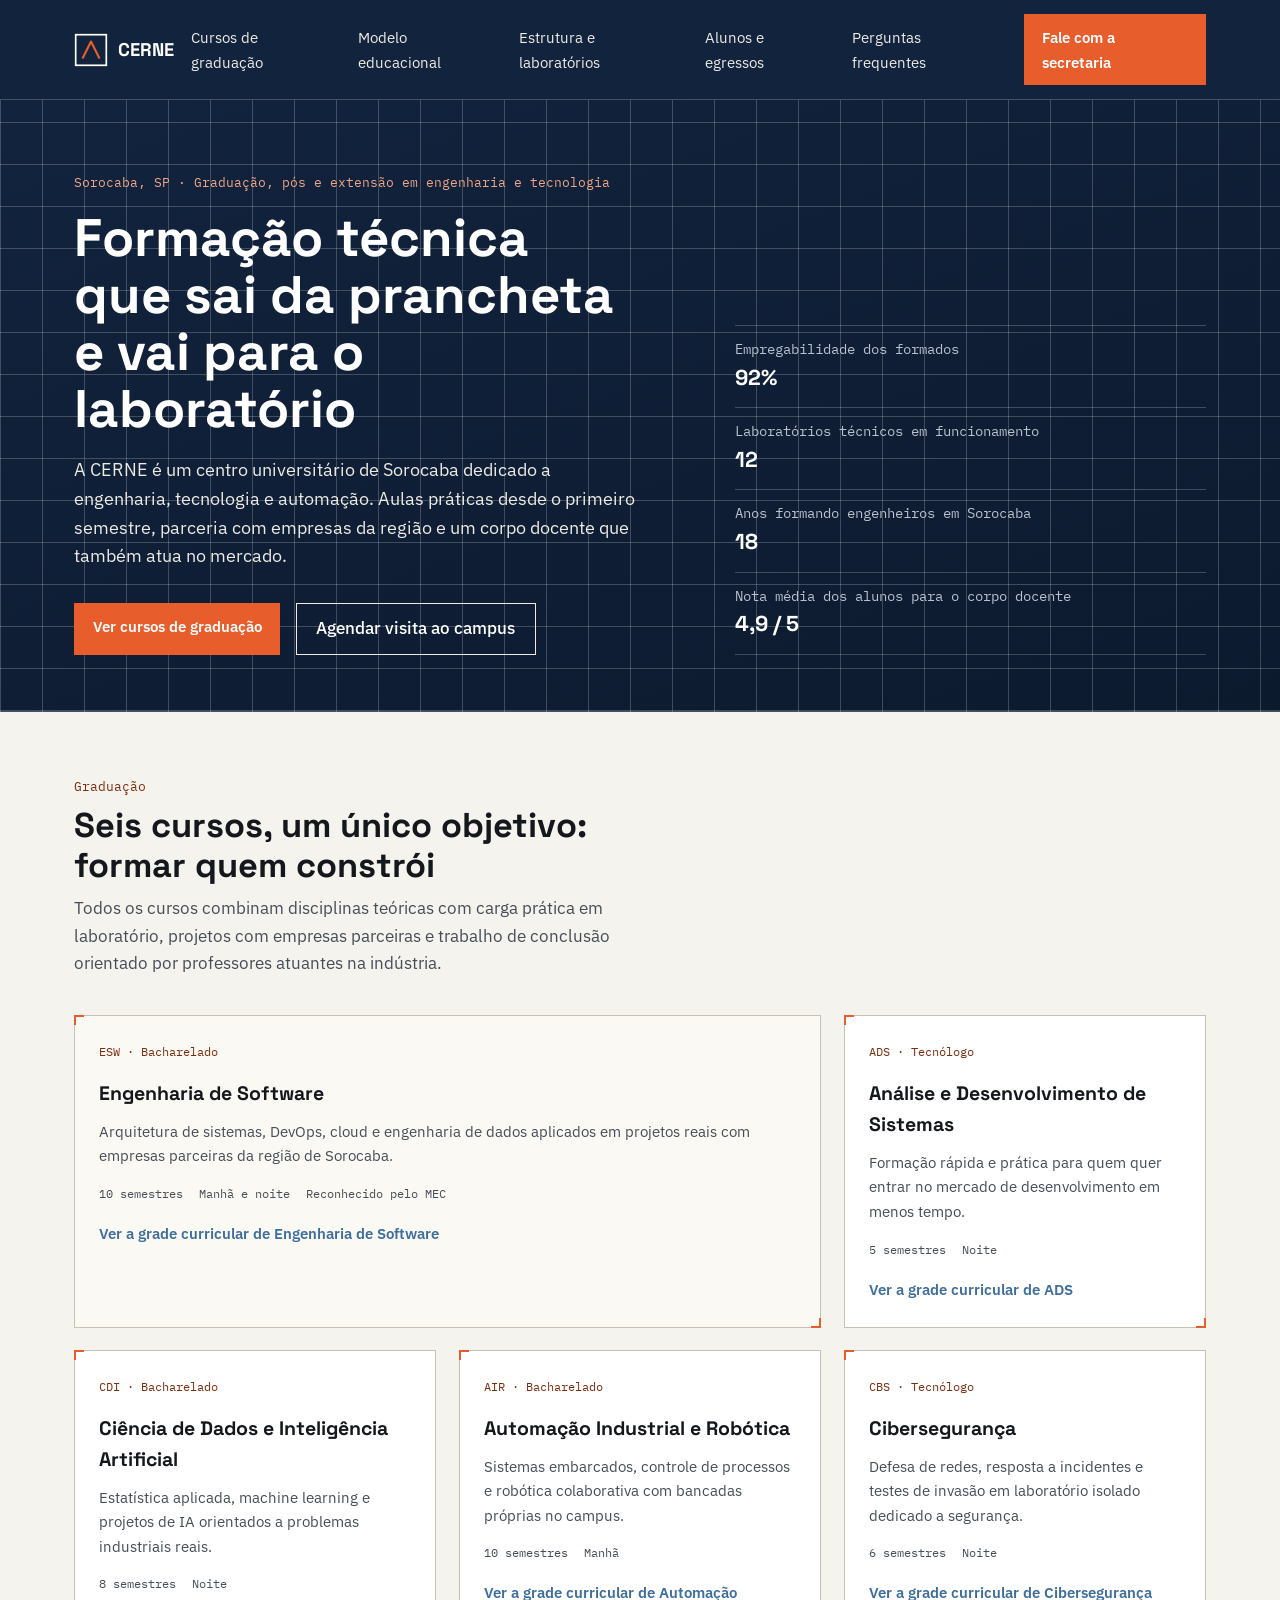
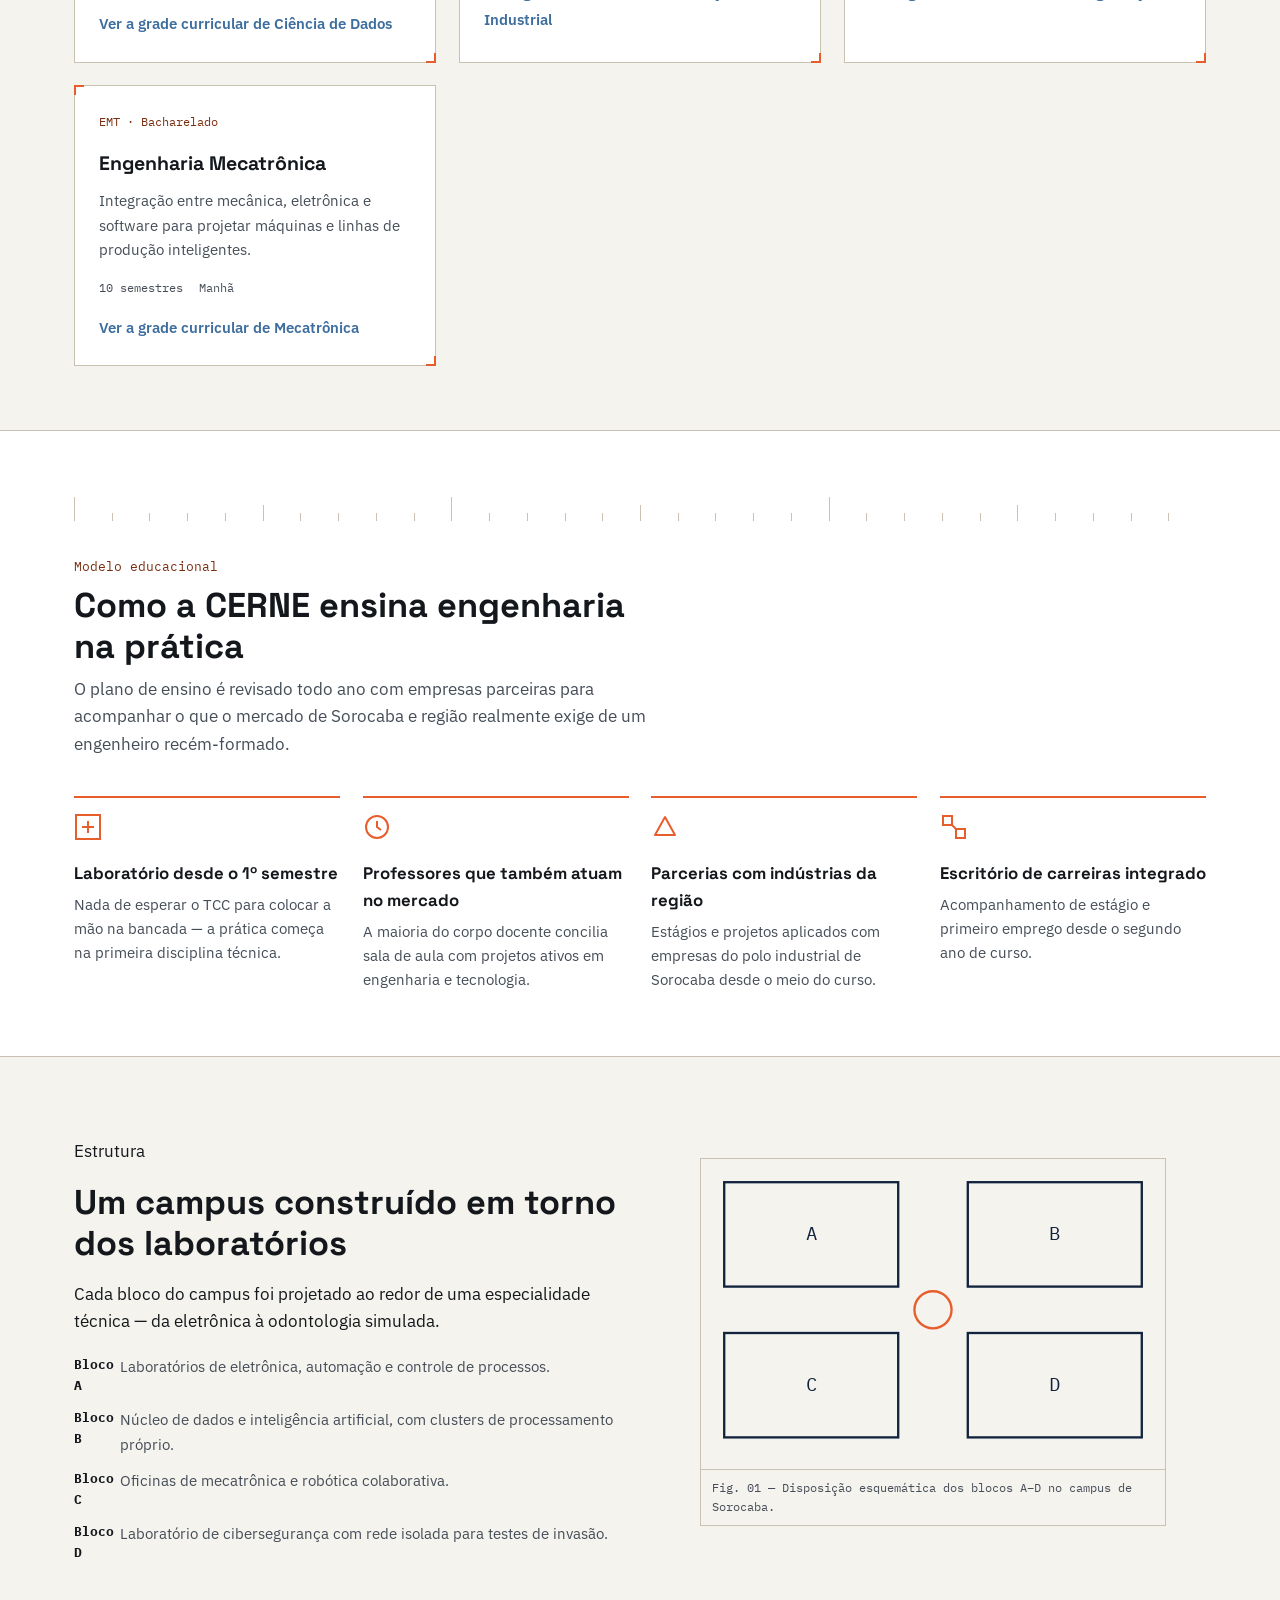
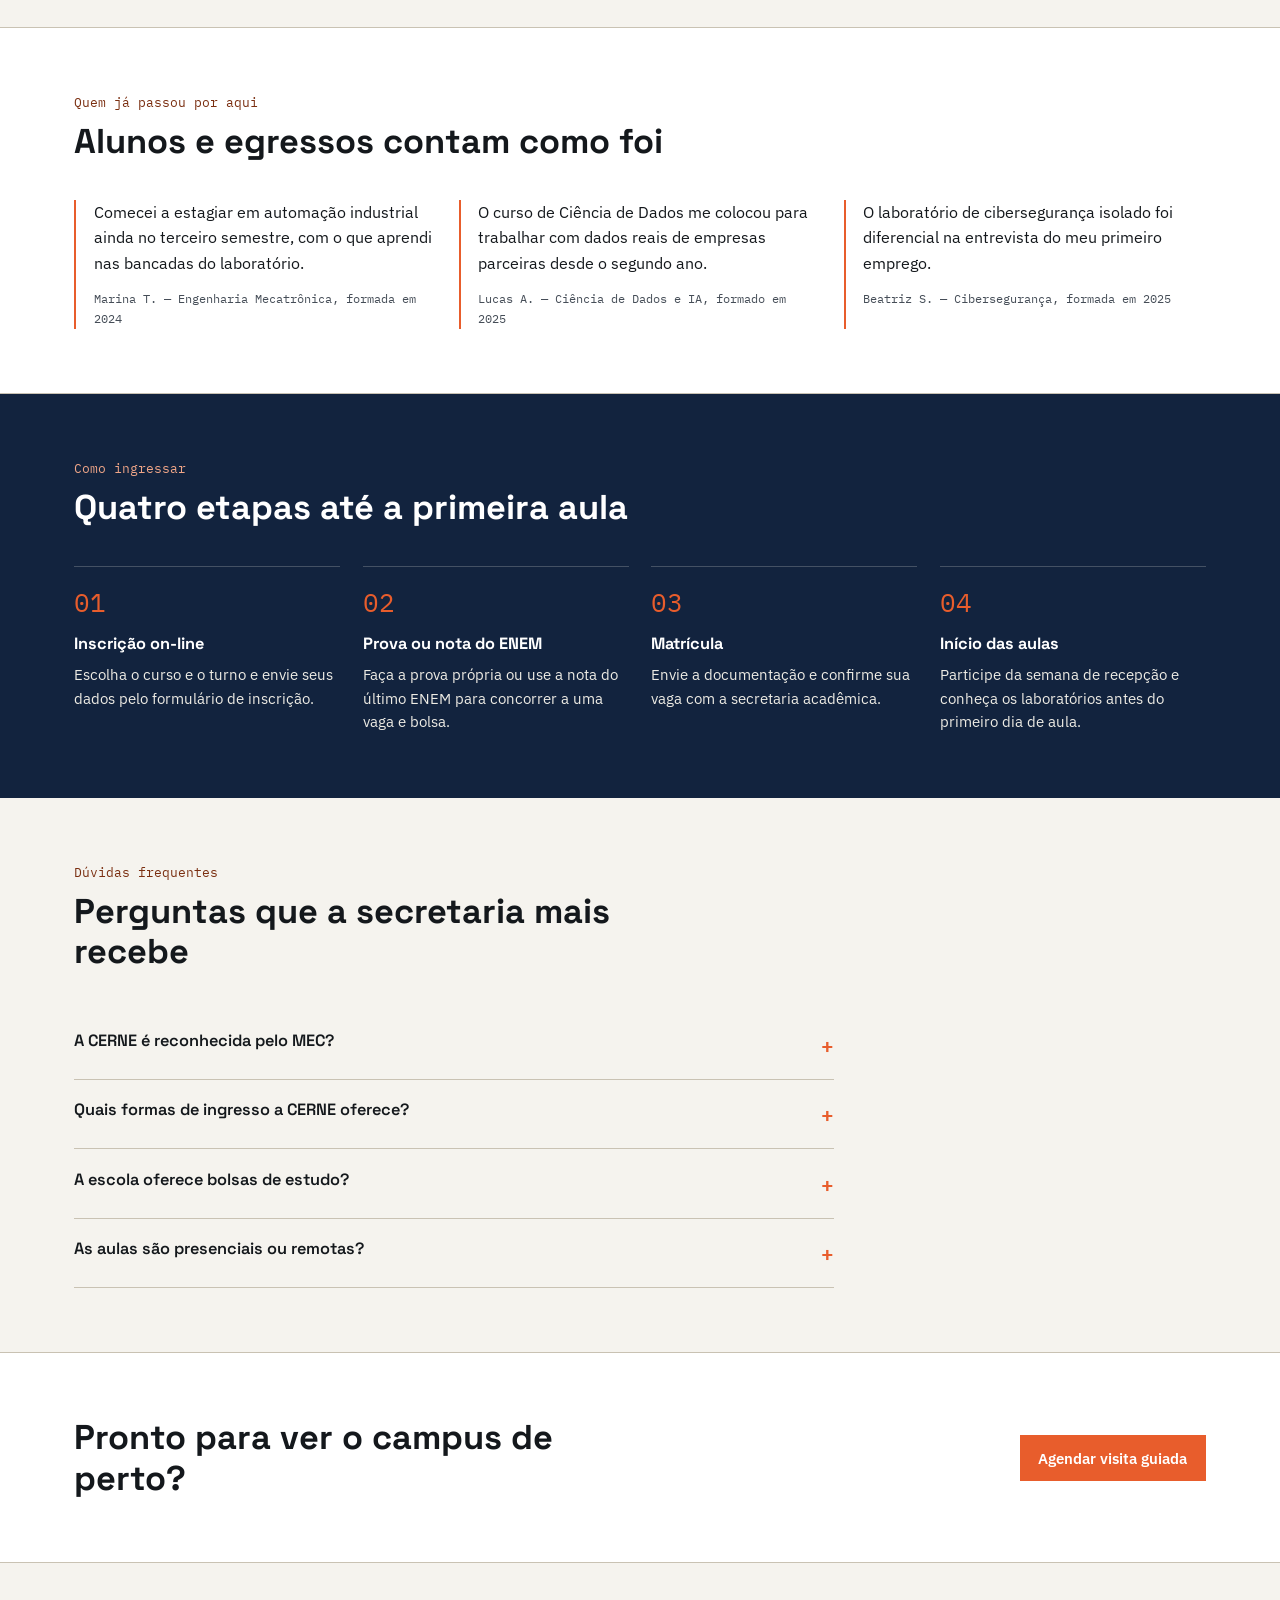
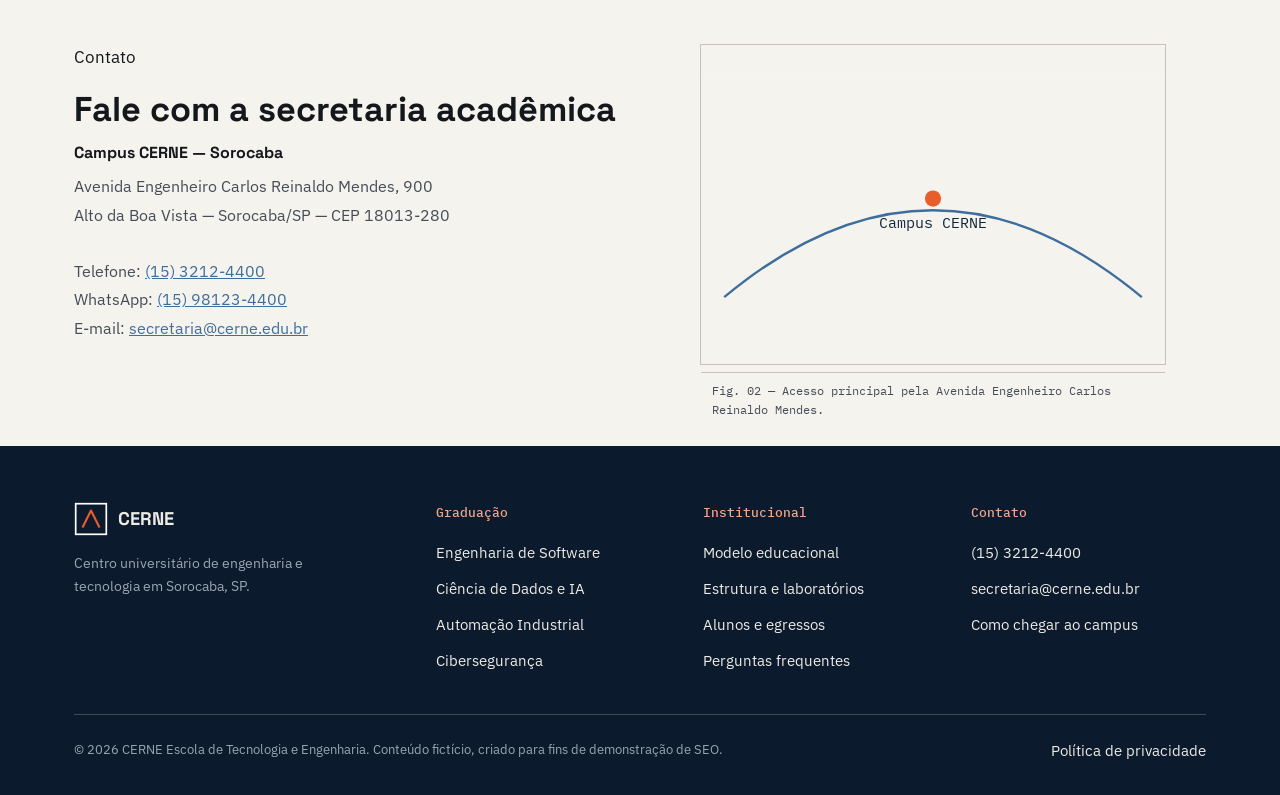
<file: cerne-escola-tecnologia.html>
<!DOCTYPE html>
<html lang="pt-BR">
<head>
<meta charset="UTF-8">
<meta name="viewport" content="width=device-width, initial-scale=1, viewport-fit=cover">

<!-- ===================== SEO: Title & Meta ===================== -->
<title>Engenharia e Tecnologia em Sorocaba | CERNE Escola Técnica</title>
<meta name="description" content="CERNE é uma escola de engenharia e tecnologia em Sorocaba/SP. Cursos de Engenharia de Software, Ciência de Dados, Automação e Cibersegurança com 92% de empregabilidade.">
<meta name="robots" content="index, follow, max-image-preview:large, max-snippet:-1">
<link rel="canonical" href="https://www.cerne.edu.br/">
<meta name="author" content="CERNE Escola de Tecnologia e Engenharia">
<meta name="theme-color" content="#12233E">

<!-- ===================== SEO: Open Graph / Twitter ===================== -->
<meta property="og:type" content="website">
<meta property="og:site_name" content="CERNE Escola de Tecnologia e Engenharia">
<meta property="og:title" content="Engenharia e Tecnologia em Sorocaba | CERNE">
<meta property="og:description" content="Cursos de Engenharia de Software, Ciência de Dados, Automação e Cibersegurança em Sorocaba/SP. 92% de empregabilidade e 12 laboratórios técnicos.">
<meta property="og:url" content="https://www.cerne.edu.br/">
<meta property="og:locale" content="pt_BR">
<meta name="twitter:card" content="summary_large_image">
<meta name="twitter:title" content="Engenharia e Tecnologia em Sorocaba | CERNE">
<meta name="twitter:description" content="Cursos de Engenharia de Software, Ciência de Dados, Automação e Cibersegurança em Sorocaba/SP.">

<!-- ===================== SEO: Dados estruturados (Schema.org) ===================== -->
<script type="application/ld+json">
{
  "@context": "https://schema.org",
  "@type": "EducationalOrganization",
  "name": "CERNE Escola de Tecnologia e Engenharia",
  "url": "https://www.cerne.edu.br/",
  "description": "Escola de ensino técnico e superior em engenharia e tecnologia, localizada em Sorocaba, SP.",
  "address": {
    "@type": "PostalAddress",
    "streetAddress": "Avenida Engenheiro Carlos Reinaldo Mendes, 900",
    "addressLocality": "Sorocaba",
    "addressRegion": "SP",
    "postalCode": "18013-280",
    "addressCountry": "BR"
  },
  "geo": { "@type": "GeoCoordinates", "latitude": -23.5015, "longitude": -47.4526 },
  "telephone": "+55-15-3212-4400",
  "sameAs": [
    "https://www.instagram.com/cerne.edu",
    "https://www.linkedin.com/school/cerne-edu",
    "https://www.youtube.com/@cerne.edu"
  ]
}
</script>
<script type="application/ld+json">
{
  "@context": "https://schema.org",
  "@type": "BreadcrumbList",
  "itemListElement": [
    {"@type":"ListItem","position":1,"name":"Início","item":"https://www.cerne.edu.br/"},
    {"@type":"ListItem","position":2,"name":"Cursos de Graduação","item":"https://www.cerne.edu.br/#cursos"}
  ]
}
</script>
<script type="application/ld+json">
{
  "@context": "https://schema.org",
  "@type": "FAQPage",
  "mainEntity": [
    {"@type":"Question","name":"A CERNE é reconhecida pelo MEC?","acceptedAnswer":{"@type":"Answer","text":"Sim. Todos os cursos de graduação da CERNE têm reconhecimento do MEC e passam por avaliação periódica de qualidade."}},
    {"@type":"Question","name":"Quais formas de ingresso a CERNE oferece?","acceptedAnswer":{"@type":"Answer","text":"É possível ingressar por vestibular próprio, nota do ENEM, transferência de outra instituição ou processo de segunda graduação."}},
    {"@type":"Question","name":"A escola oferece bolsas de estudo?","acceptedAnswer":{"@type":"Answer","text":"Sim, há bolsas por desempenho acadêmico, convênios com empresas parceiras e programas de financiamento estudantil."}},
    {"@type":"Question","name":"As aulas são presenciais ou remotas?","acceptedAnswer":{"@type":"Answer","text":"A maior parte da carga prática é presencial, nos laboratórios do campus. Algumas disciplinas teóricas têm formato híbrido."}}
  ]
}
</script>

<!-- ===================== Fontes (auto-hospedadas via Google Fonts, com fallback) ===================== -->
<link rel="preconnect" href="https://fonts.googleapis.com">
<link rel="preconnect" href="https://fonts.gstatic.com" crossorigin>
<link href="https://fonts.googleapis.com/css2?family=Space+Grotesk:wght@500;600;700&family=IBM+Plex+Sans:wght@400;500;600&family=IBM+Plex+Mono:wght@400;500&display=swap" rel="stylesheet">

<style>
  :root{
    --navy:#12233E;
    --navy-deep:#0C1A2E;
    --paper:#F5F3EE;
    --paper-raise:#FFFFFF;
    --ink:#14181C;
    --ink-soft:#454D57;
    --orange:#E85D2C;
    --orange-ink:#7A2E10;
    --steel:#3E6E9E;
    --line:#C9C2B3;
    --line-on-navy:rgba(245,243,238,0.22);
    --paper-ink:#EDEBE4;
    --font-head:"Space Grotesk", "Arial Narrow", Helvetica, sans-serif;
    --font-body:"IBM Plex Sans", Arial, Helvetica, sans-serif;
    --font-mono:"IBM Plex Mono", "Courier New", monospace;
    box-sizing:border-box;
    padding-top:env(safe-area-inset-top,0px);
    padding-bottom:env(safe-area-inset-bottom,0px);
  }
  *,*::before,*::after{box-sizing:inherit;}
  html{scroll-behavior:smooth;scroll-padding-top:76px;}
  body{
    margin:0;
    background:var(--paper);
    color:var(--ink);
    font-family:var(--font-body);
    font-size:17px;
    line-height:1.6;
    -webkit-font-smoothing:antialiased;
  }
  @media (prefers-reduced-motion: reduce){
    html{scroll-behavior:auto;}
    *{animation-duration:0.01ms !important; transition-duration:0.01ms !important;}
  }

  img{max-width:100%;display:block;}
  a{color:var(--steel);}
  a:focus-visible,button:focus-visible,summary:focus-visible,input:focus-visible{
    outline:3px solid var(--orange); outline-offset:2px;
  }
  .visually-hidden{
    position:absolute; width:1px; height:1px; padding:0; margin:-1px;
    overflow:hidden; clip:rect(0,0,0,0); white-space:nowrap; border:0;
  }
  .skip-link{
    position:absolute; left:1rem; top:-3rem; background:var(--orange); color:#fff;
    padding:.6rem 1rem; z-index:200; transition:top .15s ease; font-family:var(--font-body); text-decoration:none;
  }
  .skip-link:focus{ top:1rem; }

  .wrap{ max-width:1180px; margin:0 auto; padding:0 1.5rem; }

  /* ---------- Header ---------- */
  header.site{
    position:sticky; top:0; z-index:100;
    background:var(--navy); color:var(--paper-ink);
    border-bottom:1px solid var(--line-on-navy);
    padding-top:env(safe-area-inset-top,0px);
  }
  .header-row{ display:flex; align-items:center; justify-content:space-between; padding:.9rem 1.5rem; max-width:1180px; margin:0 auto; gap:1rem; }
  .brand{ display:flex; align-items:center; gap:.6rem; text-decoration:none; color:#fff; }
  .brand-mark{ width:34px; height:34px; flex:none; }
  .brand-name{ font-family:var(--font-head); font-weight:700; font-size:1.15rem; letter-spacing:.01em; }
  nav.primary{ display:flex; align-items:center; gap:1.6rem; }
  nav.primary a{ color:var(--paper-ink); text-decoration:none; font-size:.96rem; }
  nav.primary a:hover{ color:#fff; text-decoration:underline; text-underline-offset:4px; }
  .cta-btn{
    background:var(--orange); color:#fff !important; padding:.6rem 1.1rem; font-weight:600;
    text-decoration:none !important; border:1px solid var(--orange); font-family:var(--font-body); font-size:.95rem;
  }
  .cta-btn:hover{ background:#cf4c1f; }
  .nav-toggle{ display:none; }
  .nav-toggle-label{ display:none; }

  @media (max-width: 880px){
    nav.primary{
      position:fixed; inset:0 0 0 auto; width:min(78vw,340px); height:100vh;
      background:var(--navy-deep); flex-direction:column; align-items:flex-start;
      padding:5.2rem 1.5rem 2rem; transform:translateX(100%); transition:transform .25s ease;
      overflow-y:auto;
    }
    .nav-toggle:checked ~ nav.primary{ transform:translateX(0); }
    nav.primary a{ padding:.6rem 0; width:100%; border-bottom:1px solid var(--line-on-navy); }
    .nav-toggle-label{
      display:flex; flex-direction:column; gap:5px; width:28px; cursor:pointer; z-index:120;
      background:none; border:none; padding:.4rem;
    }
    .nav-toggle-label span{ display:block; height:2px; background:#fff; }
  }

  /* ---------- Hero ---------- */
  .hero{
    background:
      repeating-linear-gradient(0deg, var(--line-on-navy) 0 1px, transparent 1px 42px),
      repeating-linear-gradient(90deg, var(--line-on-navy) 0 1px, transparent 1px 42px),
      linear-gradient(160deg, var(--navy) 0%, var(--navy-deep) 100%);
    color:var(--paper-ink);
    padding:4.5rem 0 3.5rem;
    border-bottom:1px solid var(--line-on-navy);
  }
  .hero-grid{ display:grid; grid-template-columns:1.3fr 1fr; gap:3rem; align-items:end; }
  .eyebrow{
    font-family:var(--font-mono); font-size:.82rem; color:#F0A688; margin:0 0 1rem;
  }
  h1{
    font-family:var(--font-head); font-weight:700; color:#fff;
    font-size:clamp(2.1rem, 4.6vw, 3.3rem); line-height:1.08; margin:0 0 1.2rem; max-width:16ch;
  }
  .hero-lede{ font-size:1.12rem; color:var(--paper-ink); max-width:52ch; margin:0 0 2rem; }
  .hero-ctas{ display:flex; gap:1rem; flex-wrap:wrap; }
  .btn-outline{
    border:1px solid var(--paper-ink); color:#fff; padding:.7rem 1.2rem; text-decoration:none; font-weight:500;
  }
  .btn-outline:hover{ background:rgba(255,255,255,.08); }

  .spec-sheet{ font-family:var(--font-mono); border-top:1px solid var(--line-on-navy); }
  .spec-row{ display:flex; justify-content:space-between; gap:1rem; padding:.75rem 0; border-bottom:1px solid var(--line-on-navy); font-size:.88rem; }
  .spec-row strong{ color:#fff; font-size:1.35rem; font-family:var(--font-head); display:block; }
  .spec-row span{ color:#B9C2CE; }

  @media (max-width: 880px){
    .hero-grid{ grid-template-columns:1fr; }
  }

  /* ---------- Section scaffolding ---------- */
  section{ padding:4rem 0; }
  .section-head{ max-width:60ch; margin-bottom:2.4rem; }
  .section-head p.kicker{ font-family:var(--font-mono); font-size:.82rem; color:var(--orange-ink); margin:0 0 .5rem; }
  h2{ font-family:var(--font-head); font-size:clamp(1.6rem,3vw,2.15rem); margin:0 0 .6rem; line-height:1.18; }
  .section-head .desc{ color:var(--ink-soft); margin:0; }
  .alt-bg{ background:var(--paper-raise); border-top:1px solid var(--line); border-bottom:1px solid var(--line); }
  .navy-bg{ background:var(--navy); color:var(--paper-ink); }
  .navy-bg h2{ color:#fff; }
  .navy-bg .desc{ color:var(--paper-ink); }

  /* ---------- Ruler divider (medição, não decoração) ---------- */
  .ruler{ display:flex; align-items:flex-end; gap:0; height:26px; margin:0 0 2.2rem; overflow:hidden; }
  .ruler i{ flex:1; border-left:1px solid var(--line); height:8px; position:relative; }
  .ruler i:nth-child(5n+1){ height:16px; }
  .ruler i:nth-child(10n+1){ height:24px; }
  .ruler-label{ font-family:var(--font-mono); font-size:.72rem; color:var(--ink-soft); margin-left:.5rem; }

  /* ---------- Course panels (blueprint corner marks, não card SaaS) ---------- */
  .course-grid{
    display:grid; grid-template-columns:repeat(3,1fr); gap:1.4rem;
  }
  @media (max-width:880px){ .course-grid{ grid-template-columns:1fr 1fr; } }
  @media (max-width:600px){ .course-grid{ grid-template-columns:1fr; } }
  .panel{
    position:relative; border:1px solid var(--line); padding:1.6rem 1.5rem 1.5rem; background:var(--paper-raise);
  }
  .panel::before, .panel::after,
  .panel .corner-br::before, .panel .corner-br::after{
    content:""; position:absolute; width:10px; height:10px; border-color:var(--orange); border-style:solid; border-width:0;
  }
  .panel::before{ top:-1px; left:-1px; border-top-width:2px; border-left-width:2px; }
  .panel::after{ bottom:-1px; right:-1px; border-bottom-width:2px; border-right-width:2px; }
  .panel.featured{ grid-column:span 2; background:#FBF9F4; }
  @media (max-width:880px){ .panel.featured{ grid-column:span 2; } }
  @media (max-width:600px){ .panel.featured{ grid-column:span 1; } }
  .panel .code{ font-family:var(--font-mono); font-size:.78rem; color:var(--orange-ink); }
  .panel h3{ font-family:var(--font-head); font-size:1.22rem; margin:.35rem 0 .6rem; }
  .panel p{ color:var(--ink-soft); margin:0 0 1rem; font-size:.96rem; }
  .panel .meta{ display:flex; gap:1rem; font-family:var(--font-mono); font-size:.78rem; color:var(--ink-soft); margin-bottom:1rem; flex-wrap:wrap; }
  .panel a.course-link{ font-weight:600; text-decoration:none; font-size:.94rem; }
  .panel a.course-link:hover{ text-decoration:underline; text-underline-offset:3px; }

  /* ---------- Diferenciais ---------- */
  .feature-list{ display:grid; grid-template-columns:repeat(4,1fr); gap:1.4rem; }
  @media (max-width:880px){ .feature-list{ grid-template-columns:1fr 1fr; } }
  @media (max-width:520px){ .feature-list{ grid-template-columns:1fr; } }
  .feature{ border-top:2px solid var(--orange); padding-top:.9rem; }
  .feature svg{ margin-bottom:.7rem; }
  .feature h3{ font-family:var(--font-head); font-size:1.05rem; margin:0 0 .4rem; }
  .feature p{ color:var(--ink-soft); font-size:.94rem; margin:0; }

  /* ---------- Estrutura / campus ---------- */
  .campus-grid{ display:grid; grid-template-columns:1fr 1fr; gap:2.5rem; align-items:center; }
  @media (max-width:880px){ .campus-grid{ grid-template-columns:1fr; } }
  .campus-grid ul{ list-style:none; margin:1.2rem 0 0; padding:0; display:grid; gap:.7rem; }
  .campus-grid li{ display:flex; gap:.7rem; align-items:flex-start; font-size:.96rem; color:var(--ink-soft); }
  .campus-grid li strong{ color:var(--ink); font-family:var(--font-mono); font-size:.82rem; flex:none; width:2.2rem; }

  /* ---------- Depoimentos ---------- */
  .testimonials{ display:grid; grid-template-columns:repeat(3,1fr); gap:1.4rem; }
  @media (max-width:880px){ .testimonials{ grid-template-columns:1fr; } }
  blockquote{ margin:0; border-left:2px solid var(--orange); padding-left:1.1rem; }
  blockquote p{ font-size:1rem; color:var(--ink); margin:0 0 .8rem; }
  blockquote footer{ font-family:var(--font-mono); font-size:.78rem; color:var(--ink-soft); font-style:normal; }

  /* ---------- Processo (sequência real) ---------- */
  .process{ display:grid; grid-template-columns:repeat(4,1fr); gap:1.4rem; counter-reset:step; }
  @media (max-width:880px){ .process{ grid-template-columns:1fr 1fr; } }
  @media (max-width:520px){ .process{ grid-template-columns:1fr; } }
  .step{ border-top:1px solid var(--line-on-navy); padding-top:1rem; }
  .step .num{ font-family:var(--font-mono); font-size:1.6rem; color:var(--orange); display:block; margin-bottom:.4rem; }
  .step h3{ font-family:var(--font-head); font-size:1.02rem; margin:0 0 .4rem; color:#fff; }
  .step p{ font-size:.92rem; color:var(--paper-ink); margin:0; }

  /* ---------- FAQ ---------- */
  .faq-list{ max-width:76ch; }
  details{ border-bottom:1px solid var(--line); padding:1.1rem 0; }
  summary{ cursor:pointer; font-family:var(--font-head); font-weight:600; font-size:1.02rem; list-style:none; display:flex; justify-content:space-between; gap:1rem; }
  summary::-webkit-details-marker{ display:none; }
  summary::after{ content:"+"; font-family:var(--font-mono); font-size:1.3rem; color:var(--orange); flex:none; }
  details[open] summary::after{ content:"–"; }
  details p{ color:var(--ink-soft); margin:.8rem 0 0; max-width:64ch; }

  /* ---------- CTA final ---------- */
  .final-cta{ text-align:left; }
  .final-cta .wrap{ display:flex; justify-content:space-between; align-items:center; gap:2rem; flex-wrap:wrap; }
  .final-cta h2{ margin:0; max-width:22ch; }

  /* ---------- Contato ---------- */
  .contact-grid{ display:grid; grid-template-columns:1fr 1fr; gap:2.5rem; }
  @media (max-width:880px){ .contact-grid{ grid-template-columns:1fr; } }
  address{ font-style:normal; font-size:.98rem; color:var(--ink-soft); line-height:1.8; }
  address strong{ color:var(--ink); display:block; font-family:var(--font-head); font-size:1rem; margin-bottom:.3rem; }
  .map-figure{ border:1px solid var(--line); }
  .map-figure figcaption{ font-family:var(--font-mono); font-size:.75rem; color:var(--ink-soft); padding:.5rem .7rem; border-top:1px solid var(--line); }

  /* ---------- Footer ---------- */
  footer.site{ background:var(--navy-deep); color:var(--paper-ink); padding:3.5rem 0 2rem; }
  .footer-grid{ display:grid; grid-template-columns:1.4fr repeat(3,1fr); gap:2rem; margin-bottom:2.5rem; }
  @media (max-width:880px){ .footer-grid{ grid-template-columns:1fr 1fr; } }
  @media (max-width:520px){ .footer-grid{ grid-template-columns:1fr; } }
  footer.site h3{ font-family:var(--font-mono); font-size:.82rem; color:#F0A688; margin:0 0 1rem; font-weight:500; }
  footer.site ul{ list-style:none; padding:0; margin:0; display:grid; gap:.55rem; }
  footer.site a{ color:var(--paper-ink); text-decoration:none; font-size:.92rem; }
  footer.site a:hover{ text-decoration:underline; text-underline-offset:3px; }
  .footer-bottom{ border-top:1px solid var(--line-on-navy); padding-top:1.5rem; display:flex; justify-content:space-between; gap:1rem; flex-wrap:wrap; font-size:.82rem; color:#9AA6B2; }
  .footer-bottom a{ color:#9AA6B2; }

  /* ---------- Dark mode viewer preference ---------- */
  @media (prefers-color-scheme: dark){
    :root:not([data-theme="light"]){
      --paper:#181B1F; --paper-raise:#20242A; --ink:#EDEBE4; --ink-soft:#B8BEC6; --line:#3A3F46;
    }
  }
  :root[data-theme="dark"]{
    --paper:#181B1F; --paper-raise:#20242A; --ink:#EDEBE4; --ink-soft:#B8BEC6; --line:#3A3F46;
  }
</style>
</head>
<body>
<a class="skip-link" href="#conteudo">Pular para o conteúdo</a>

<header class="site">
  <div class="header-row">
    <a class="brand" href="/" aria-label="CERNE — página inicial">
      <svg class="brand-mark" viewBox="0 0 40 40" aria-hidden="true" focusable="false">
        <rect x="2" y="2" width="36" height="36" fill="none" stroke="#fff" stroke-width="2"/>
        <path d="M10 30 L20 10 L30 30" fill="none" stroke="#E85D2C" stroke-width="2.5" stroke-linejoin="round"/>
      </svg>
      <span class="brand-name">CERNE</span>
    </a>
    <input type="checkbox" id="nav-toggle" class="nav-toggle">
    <label for="nav-toggle" class="nav-toggle-label" aria-label="Abrir menu de navegação">
      <span></span><span></span><span></span>
    </label>
    <nav class="primary" aria-label="Navegação principal">
      <a href="#cursos">Cursos de graduação</a>
      <a href="#diferenciais">Modelo educacional</a>
      <a href="#estrutura">Estrutura e laboratórios</a>
      <a href="#depoimentos">Alunos e egressos</a>
      <a href="#faq">Perguntas frequentes</a>
      <a href="#contato" class="cta-btn">Fale com a secretaria</a>
    </nav>
  </div>
</header>

<main id="conteudo">

  <!-- ===================== HERO ===================== -->
  <section class="hero">
    <div class="wrap hero-grid">
      <div>
        <p class="eyebrow">Sorocaba, SP · Graduação, pós e extensão em engenharia e tecnologia</p>
        <h1>Formação técnica que sai da prancheta e vai para o laboratório</h1>
        <p class="hero-lede">A CERNE é um centro universitário de Sorocaba dedicado a engenharia, tecnologia e automação. Aulas práticas desde o primeiro semestre, parceria com empresas da região e um corpo docente que também atua no mercado.</p>
        <div class="hero-ctas">
          <a class="cta-btn" href="#cursos">Ver cursos de graduação</a>
          <a class="btn-outline" href="#contato">Agendar visita ao campus</a>
        </div>
      </div>
      <div class="spec-sheet">
        <div class="spec-row"><span>Empregabilidade dos formados<strong>92%</strong></span></div>
        <div class="spec-row"><span>Laboratórios técnicos em funcionamento<strong>12</strong></span></div>
        <div class="spec-row"><span>Anos formando engenheiros em Sorocaba<strong>18</strong></span></div>
        <div class="spec-row"><span>Nota média dos alunos para o corpo docente<strong>4,9 / 5</strong></span></div>
      </div>
    </div>
  </section>

  <!-- ===================== CURSOS ===================== -->
  <section id="cursos">
    <div class="wrap">
      <div class="section-head">
        <p class="kicker">Graduação</p>
        <h2>Seis cursos, um único objetivo: formar quem constrói</h2>
        <p class="desc">Todos os cursos combinam disciplinas teóricas com carga prática em laboratório, projetos com empresas parceiras e trabalho de conclusão orientado por professores atuantes na indústria.</p>
      </div>

      <div class="course-grid">
        <article class="panel featured">
          <p class="code">ESW · Bacharelado</p>
          <h3>Engenharia de Software</h3>
          <p>Arquitetura de sistemas, DevOps, cloud e engenharia de dados aplicados em projetos reais com empresas parceiras da região de Sorocaba.</p>
          <div class="meta"><span>10 semestres</span><span>Manhã e noite</span><span>Reconhecido pelo MEC</span></div>
          <a class="course-link" href="#" aria-describedby="curso-esw">Ver a grade curricular de Engenharia de Software</a>
        </article>

        <article class="panel">
          <p class="code">ADS · Tecnólogo</p>
          <h3>Análise e Desenvolvimento de Sistemas</h3>
          <p>Formação rápida e prática para quem quer entrar no mercado de desenvolvimento em menos tempo.</p>
          <div class="meta"><span>5 semestres</span><span>Noite</span></div>
          <a class="course-link" href="#">Ver a grade curricular de ADS</a>
        </article>

        <article class="panel">
          <p class="code">CDI · Bacharelado</p>
          <h3>Ciência de Dados e Inteligência Artificial</h3>
          <p>Estatística aplicada, machine learning e projetos de IA orientados a problemas industriais reais.</p>
          <div class="meta"><span>8 semestres</span><span>Noite</span></div>
          <a class="course-link" href="#">Ver a grade curricular de Ciência de Dados</a>
        </article>

        <article class="panel">
          <p class="code">AIR · Bacharelado</p>
          <h3>Automação Industrial e Robótica</h3>
          <p>Sistemas embarcados, controle de processos e robótica colaborativa com bancadas próprias no campus.</p>
          <div class="meta"><span>10 semestres</span><span>Manhã</span></div>
          <a class="course-link" href="#">Ver a grade curricular de Automação Industrial</a>
        </article>

        <article class="panel">
          <p class="code">CBS · Tecnólogo</p>
          <h3>Cibersegurança</h3>
          <p>Defesa de redes, resposta a incidentes e testes de invasão em laboratório isolado dedicado a segurança.</p>
          <div class="meta"><span>6 semestres</span><span>Noite</span></div>
          <a class="course-link" href="#">Ver a grade curricular de Cibersegurança</a>
        </article>

        <article class="panel">
          <p class="code">EMT · Bacharelado</p>
          <h3>Engenharia Mecatrônica</h3>
          <p>Integração entre mecânica, eletrônica e software para projetar máquinas e linhas de produção inteligentes.</p>
          <div class="meta"><span>10 semestres</span><span>Manhã</span></div>
          <a class="course-link" href="#">Ver a grade curricular de Mecatrônica</a>
        </article>
      </div>
    </div>
  </section>

  <!-- ===================== DIFERENCIAIS ===================== -->
  <section id="diferenciais" class="alt-bg">
    <div class="wrap">
      <div class="ruler" aria-hidden="true">
        <i></i><i></i><i></i><i></i><i></i><i></i><i></i><i></i><i></i><i></i><i></i><i></i><i></i><i></i><i></i><i></i><i></i><i></i><i></i><i></i><i></i><i></i><i></i><i></i><i></i><i></i><i></i><i></i><i></i><i></i>
      </div>
      <div class="section-head">
        <p class="kicker">Modelo educacional</p>
        <h2>Como a CERNE ensina engenharia na prática</h2>
        <p class="desc">O plano de ensino é revisado todo ano com empresas parceiras para acompanhar o que o mercado de Sorocaba e região realmente exige de um engenheiro recém-formado.</p>
      </div>
      <div class="feature-list">
        <div class="feature">
          <svg width="28" height="28" viewBox="0 0 28 28" aria-hidden="true"><rect x="2" y="2" width="24" height="24" fill="none" stroke="#E85D2C" stroke-width="2"/><path d="M8 14h12M14 8v12" stroke="#E85D2C" stroke-width="2"/></svg>
          <h3>Laboratório desde o 1º semestre</h3>
          <p>Nada de esperar o TCC para colocar a mão na bancada — a prática começa na primeira disciplina técnica.</p>
        </div>
        <div class="feature">
          <svg width="28" height="28" viewBox="0 0 28 28" aria-hidden="true"><circle cx="14" cy="14" r="11" fill="none" stroke="#E85D2C" stroke-width="2"/><path d="M14 8v6l4 3" stroke="#E85D2C" stroke-width="2" fill="none"/></svg>
          <h3>Professores que também atuam no mercado</h3>
          <p>A maioria do corpo docente concilia sala de aula com projetos ativos em engenharia e tecnologia.</p>
        </div>
        <div class="feature">
          <svg width="28" height="28" viewBox="0 0 28 28" aria-hidden="true"><path d="M4 22 L14 4 L24 22 Z" fill="none" stroke="#E85D2C" stroke-width="2" stroke-linejoin="round"/></svg>
          <h3>Parcerias com indústrias da região</h3>
          <p>Estágios e projetos aplicados com empresas do polo industrial de Sorocaba desde o meio do curso.</p>
        </div>
        <div class="feature">
          <svg width="28" height="28" viewBox="0 0 28 28" aria-hidden="true"><rect x="3" y="3" width="9" height="9" fill="none" stroke="#E85D2C" stroke-width="2"/><rect x="16" y="16" width="9" height="9" fill="none" stroke="#E85D2C" stroke-width="2"/><path d="M12 12 L16 16" stroke="#E85D2C" stroke-width="2"/></svg>
          <h3>Escritório de carreiras integrado</h3>
          <p>Acompanhamento de estágio e primeiro emprego desde o segundo ano de curso.</p>
        </div>
      </div>
    </div>
  </section>

  <!-- ===================== ESTRUTURA ===================== -->
  <section id="estrutura">
    <div class="wrap campus-grid">
      <div>
        <p class="kicker">Estrutura</p>
        <h2>Um campus construído em torno dos laboratórios</h2>
        <p class="desc">Cada bloco do campus foi projetado ao redor de uma especialidade técnica — da eletrônica à odontologia simulada.</p>
        <ul>
          <li><strong>Bloco A</strong> Laboratórios de eletrônica, automação e controle de processos.</li>
          <li><strong>Bloco B</strong> Núcleo de dados e inteligência artificial, com clusters de processamento próprio.</li>
          <li><strong>Bloco C</strong> Oficinas de mecatrônica e robótica colaborativa.</li>
          <li><strong>Bloco D</strong> Laboratório de cibersegurança com rede isolada para testes de invasão.</li>
        </ul>
      </div>
      <figure class="map-figure">
        <svg viewBox="0 0 400 260" width="100%" height="auto" role="img" aria-labelledby="campus-svg-title">
          <title id="campus-svg-title">Mapa esquemático do campus da CERNE, com quatro blocos identificados de A a D ao redor de um pátio central</title>
          <rect width="400" height="260" fill="#F5F3EE"/>
          <rect x="20" y="20" width="150" height="90" fill="none" stroke="#12233E" stroke-width="2"/>
          <text x="95" y="70" text-anchor="middle" font-family="IBM Plex Mono, monospace" font-size="16" fill="#12233E">A</text>
          <rect x="230" y="20" width="150" height="90" fill="none" stroke="#12233E" stroke-width="2"/>
          <text x="305" y="70" text-anchor="middle" font-family="IBM Plex Mono, monospace" font-size="16" fill="#12233E">B</text>
          <rect x="20" y="150" width="150" height="90" fill="none" stroke="#12233E" stroke-width="2"/>
          <text x="95" y="200" text-anchor="middle" font-family="IBM Plex Mono, monospace" font-size="16" fill="#12233E">C</text>
          <rect x="230" y="150" width="150" height="90" fill="none" stroke="#12233E" stroke-width="2"/>
          <text x="305" y="200" text-anchor="middle" font-family="IBM Plex Mono, monospace" font-size="16" fill="#12233E">D</text>
          <circle cx="200" cy="130" r="16" fill="none" stroke="#E85D2C" stroke-width="2"/>
        </svg>
        <figcaption>Fig. 01 — Disposição esquemática dos blocos A–D no campus de Sorocaba.</figcaption>
      </figure>
    </div>
  </section>

  <!-- ===================== DEPOIMENTOS ===================== -->
  <section id="depoimentos" class="alt-bg">
    <div class="wrap">
      <div class="section-head">
        <p class="kicker">Quem já passou por aqui</p>
        <h2>Alunos e egressos contam como foi</h2>
      </div>
      <div class="testimonials">
        <blockquote>
          <p>Comecei a estagiar em automação industrial ainda no terceiro semestre, com o que aprendi nas bancadas do laboratório.</p>
          <footer>Marina T. — Engenharia Mecatrônica, formada em 2024</footer>
        </blockquote>
        <blockquote>
          <p>O curso de Ciência de Dados me colocou para trabalhar com dados reais de empresas parceiras desde o segundo ano.</p>
          <footer>Lucas A. — Ciência de Dados e IA, formado em 2025</footer>
        </blockquote>
        <blockquote>
          <p>O laboratório de cibersegurança isolado foi diferencial na entrevista do meu primeiro emprego.</p>
          <footer>Beatriz S. — Cibersegurança, formada em 2025</footer>
        </blockquote>
      </div>
    </div>
  </section>

  <!-- ===================== PROCESSO DE INGRESSO ===================== -->
  <section class="navy-bg" aria-labelledby="processo-titulo">
    <div class="wrap">
      <div class="section-head">
        <p class="kicker" style="color:#F0A688">Como ingressar</p>
        <h2 id="processo-titulo">Quatro etapas até a primeira aula</h2>
      </div>
      <div class="process">
        <div class="step"><span class="num">01</span><h3>Inscrição on-line</h3><p>Escolha o curso e o turno e envie seus dados pelo formulário de inscrição.</p></div>
        <div class="step"><span class="num">02</span><h3>Prova ou nota do ENEM</h3><p>Faça a prova própria ou use a nota do último ENEM para concorrer a uma vaga e bolsa.</p></div>
        <div class="step"><span class="num">03</span><h3>Matrícula</h3><p>Envie a documentação e confirme sua vaga com a secretaria acadêmica.</p></div>
        <div class="step"><span class="num">04</span><h3>Início das aulas</h3><p>Participe da semana de recepção e conheça os laboratórios antes do primeiro dia de aula.</p></div>
      </div>
    </div>
  </section>

  <!-- ===================== FAQ ===================== -->
  <section id="faq">
    <div class="wrap">
      <div class="section-head">
        <p class="kicker">Dúvidas frequentes</p>
        <h2>Perguntas que a secretaria mais recebe</h2>
      </div>
      <div class="faq-list">
        <details>
          <summary>A CERNE é reconhecida pelo MEC?</summary>
          <p>Sim. Todos os cursos de graduação da CERNE têm reconhecimento do MEC e passam por avaliação periódica de qualidade.</p>
        </details>
        <details>
          <summary>Quais formas de ingresso a CERNE oferece?</summary>
          <p>É possível ingressar por vestibular próprio, nota do ENEM, transferência de outra instituição ou processo de segunda graduação.</p>
        </details>
        <details>
          <summary>A escola oferece bolsas de estudo?</summary>
          <p>Sim, há bolsas por desempenho acadêmico, convênios com empresas parceiras e programas de financiamento estudantil.</p>
        </details>
        <details>
          <summary>As aulas são presenciais ou remotas?</summary>
          <p>A maior parte da carga prática é presencial, nos laboratórios do campus. Algumas disciplinas teóricas têm formato híbrido.</p>
        </details>
      </div>
    </div>
  </section>

  <!-- ===================== CTA FINAL ===================== -->
  <section class="alt-bg final-cta">
    <div class="wrap">
      <h2>Pronto para ver o campus de perto?</h2>
      <a class="cta-btn" href="#contato">Agendar visita guiada</a>
    </div>
  </section>

  <!-- ===================== CONTATO ===================== -->
  <section id="contato">
    <div class="wrap contact-grid">
      <div>
        <p class="kicker">Contato</p>
        <h2>Fale com a secretaria acadêmica</h2>
        <address>
          <strong>Campus CERNE — Sorocaba</strong>
          Avenida Engenheiro Carlos Reinaldo Mendes, 900<br>
          Alto da Boa Vista — Sorocaba/SP — CEP 18013-280<br><br>
          Telefone: <a href="tel:+551532124400">(15) 3212-4400</a><br>
          WhatsApp: <a href="https://wa.me/5515981234400">(15) 98123-4400</a><br>
          E-mail: <a href="mailto:secretaria@cerne.edu.br">secretaria@cerne.edu.br</a>
        </address>
      </div>
      <figure class="map-figure">
        <svg viewBox="0 0 400 220" width="100%" height="auto" role="img" aria-labelledby="loc-svg-title">
          <title id="loc-svg-title">Ilustração esquemática de localização do campus CERNE em Sorocaba, SP</title>
          <rect width="400" height="220" fill="#F5F3EE"/>
          <path d="M20 190 Q200 40 380 190" fill="none" stroke="#3E6E9E" stroke-width="2"/>
          <circle cx="200" cy="105" r="7" fill="#E85D2C"/>
          <text x="200" y="130" text-anchor="middle" font-family="IBM Plex Mono, monospace" font-size="13" fill="#12233E">Campus CERNE</text>
        </svg>
        <figcaption>Fig. 02 — Acesso principal pela Avenida Engenheiro Carlos Reinaldo Mendes.</figcaption>
      </figure>
    </div>
  </section>
</main>

<footer class="site">
  <div class="wrap">
    <div class="footer-grid">
      <div>
        <a class="brand" href="/" aria-label="CERNE — página inicial">
          <svg class="brand-mark" viewBox="0 0 40 40" aria-hidden="true" focusable="false">
            <rect x="2" y="2" width="36" height="36" fill="none" stroke="#fff" stroke-width="2"/>
            <path d="M10 30 L20 10 L30 30" fill="none" stroke="#E85D2C" stroke-width="2.5" stroke-linejoin="round"/>
          </svg>
          <span class="brand-name">CERNE</span>
        </a>
        <p style="max-width:32ch;color:#9AA6B2;font-size:.9rem;margin-top:.9rem;">Centro universitário de engenharia e tecnologia em Sorocaba, SP.</p>
      </div>
      <div>
        <h3>Graduação</h3>
        <ul>
          <li><a href="#cursos">Engenharia de Software</a></li>
          <li><a href="#cursos">Ciência de Dados e IA</a></li>
          <li><a href="#cursos">Automação Industrial</a></li>
          <li><a href="#cursos">Cibersegurança</a></li>
        </ul>
      </div>
      <div>
        <h3>Institucional</h3>
        <ul>
          <li><a href="#diferenciais">Modelo educacional</a></li>
          <li><a href="#estrutura">Estrutura e laboratórios</a></li>
          <li><a href="#depoimentos">Alunos e egressos</a></li>
          <li><a href="#faq">Perguntas frequentes</a></li>
        </ul>
      </div>
      <div>
        <h3>Contato</h3>
        <ul>
          <li><a href="tel:+551532124400">(15) 3212-4400</a></li>
          <li><a href="mailto:secretaria@cerne.edu.br">secretaria@cerne.edu.br</a></li>
          <li><a href="#contato">Como chegar ao campus</a></li>
        </ul>
      </div>
    </div>
    <div class="footer-bottom">
      <span>© 2026 CERNE Escola de Tecnologia e Engenharia. Conteúdo fictício, criado para fins de demonstração de SEO.</span>
      <span><a href="#">Política de privacidade</a></span>
    </div>
  </div>
</footer>

<script>
  // Fecha o menu mobile ao clicar num link, e ajusta aria-expanded
  var toggle = document.getElementById('nav-toggle');
  var label = document.querySelector('.nav-toggle-label');
  if (toggle && label) {
    toggle.addEventListener('change', function () {
      label.setAttribute('aria-expanded', toggle.checked ? 'true' : 'false');
    });
    document.querySelectorAll('nav.primary a').forEach(function (a) {
      a.addEventListener('click', function () { toggle.checked = false; });
    });
  }
</script>
</body>
</html>
</file>
